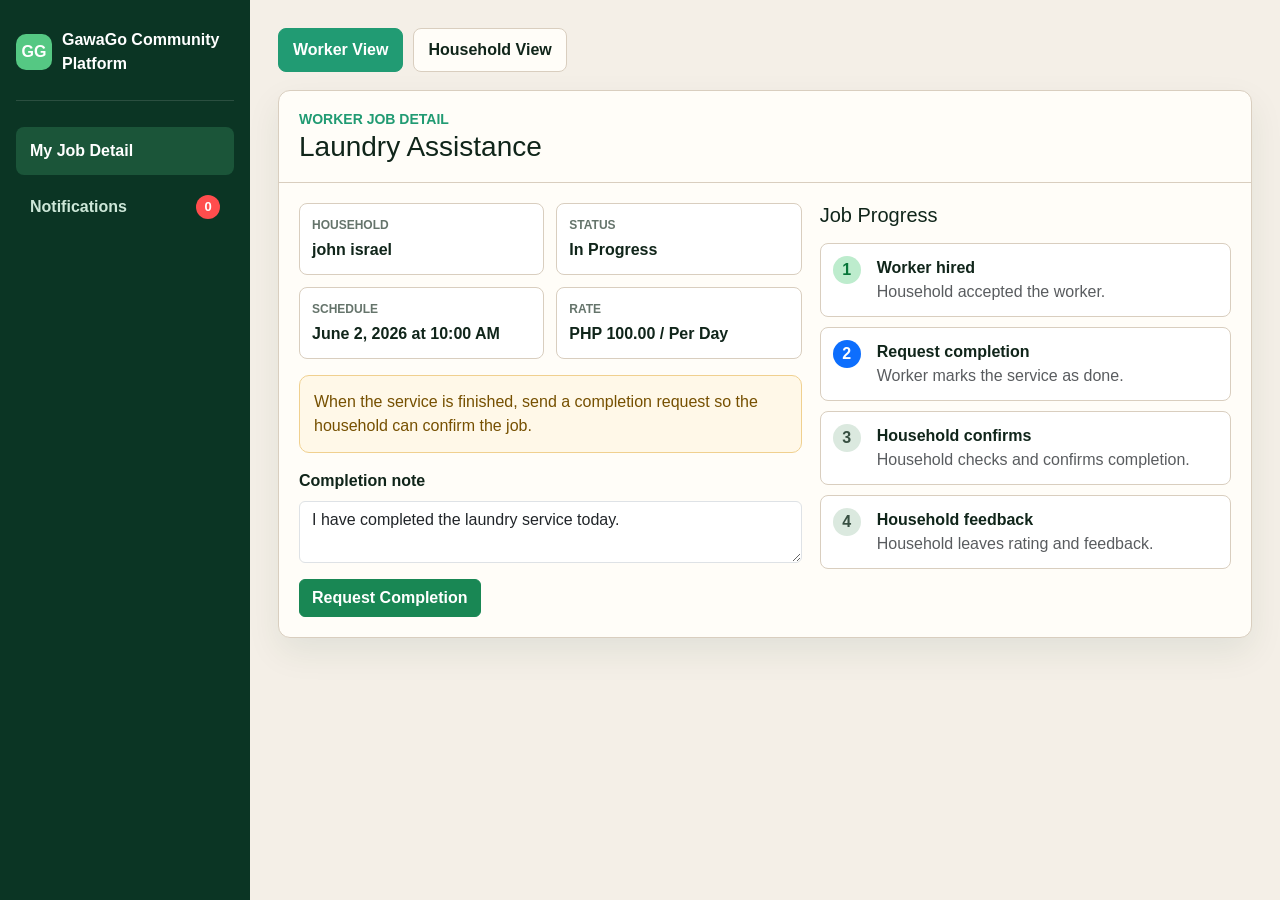
<file: example.html>
<!doctype html>
<html lang="en">
  <head>
    <meta charset="utf-8">
    <meta name="viewport" content="width=device-width, initial-scale=1">
    <title>GawaGo Worker Completion Demo</title>
    <link href="https://cdn.jsdelivr.net/npm/bootstrap@5.3.3/dist/css/bootstrap.min.css" rel="stylesheet">
    <style>
      :root {
        --gw-dark: #0b3524;
        --gw-green: #4caf74;
        --gw-soft: #f4efe7;
        --gw-border: #d9cebf;
        --gw-text: #10251a;
        --gw-muted: #65746b;
      }

      body {
        margin: 0;
        background: var(--gw-soft);
        color: var(--gw-text);
        font-family: Arial, Helvetica, sans-serif;
      }

      .demo-shell {
        min-height: 100vh;
        display: grid;
        grid-template-columns: 250px 1fr;
      }

      .sidebar {
        background: var(--gw-dark);
        color: #fff;
        padding: 28px 16px;
      }

      .brand {
        display: flex;
        align-items: center;
        gap: 10px;
        padding-bottom: 24px;
        border-bottom: 1px solid rgba(255, 255, 255, .13);
        margin-bottom: 26px;
      }

      .brand-mark {
        width: 36px;
        height: 36px;
        display: grid;
        place-items: center;
        border-radius: 10px;
        background: #55c883;
        font-weight: 900;
      }

      .nav-button {
        width: 100%;
        border: 0;
        border-radius: 8px;
        background: transparent;
        color: #cde7d8;
        padding: 12px 14px;
        margin-bottom: 8px;
        text-align: left;
        font-weight: 800;
      }

      .nav-button.active,
      .nav-button:hover {
        background: rgba(85, 200, 131, .22);
        color: #fff;
      }

      .badge-count {
        min-width: 24px;
        height: 24px;
        display: inline-grid;
        place-items: center;
        border-radius: 999px;
        background: #ff4d4d;
        color: #fff;
        font-size: 13px;
      }

      main {
        padding: 28px;
      }

      .panel {
        border: 1px solid var(--gw-border);
        border-radius: 12px;
        background: #fffdf8;
        box-shadow: 0 14px 34px rgba(18, 58, 40, .08);
      }

      .panel-header {
        padding: 18px 20px;
        border-bottom: 1px solid var(--gw-border);
      }

      .panel-header small {
        display: block;
        color: #219b73;
        font-weight: 900;
        text-transform: uppercase;
      }

      .panel-body {
        padding: 20px;
      }

      .job-grid {
        display: grid;
        grid-template-columns: 1.1fr .9fr;
        gap: 18px;
      }

      .detail-grid {
        display: grid;
        grid-template-columns: repeat(2, minmax(0, 1fr));
        gap: 12px;
      }

      .detail-box {
        border: 1px solid var(--gw-border);
        border-radius: 8px;
        background: #fff;
        padding: 12px;
      }

      .detail-box span {
        display: block;
        color: var(--gw-muted);
        font-size: 12px;
        font-weight: 800;
        text-transform: uppercase;
      }

      .detail-box strong {
        display: block;
        margin-top: 4px;
        overflow-wrap: anywhere;
      }

      .timeline {
        display: grid;
        gap: 10px;
      }

      .timeline-step {
        display: grid;
        grid-template-columns: 34px 1fr;
        gap: 10px;
        align-items: start;
        border: 1px solid var(--gw-border);
        border-radius: 8px;
        background: #fff;
        padding: 12px;
      }

      .step-dot {
        width: 28px;
        height: 28px;
        display: grid;
        place-items: center;
        border-radius: 999px;
        background: #dbe9df;
        color: #385042;
        font-weight: 900;
      }

      .timeline-step.done .step-dot {
        background: #bdeccd;
        color: #08763a;
      }

      .timeline-step.active .step-dot {
        background: #0d6efd;
        color: #fff;
      }

      .notice {
        border: 1px solid #f0d08f;
        border-radius: 10px;
        background: #fff8e8;
        padding: 14px;
        color: #765000;
      }

      .notice.success {
        border-color: #9ed8b5;
        background: #eaf8ee;
        color: #123d29;
      }

      .completion-note {
        min-height: 96px;
        resize: vertical;
      }

      .screen-tabs {
        display: flex;
        flex-wrap: wrap;
        gap: 10px;
        margin-bottom: 18px;
      }

      .screen-tabs button {
        border: 1px solid var(--gw-border);
        border-radius: 8px;
        background: #fffdf8;
        color: var(--gw-text);
        padding: 9px 14px;
        font-weight: 800;
      }

      .screen-tabs button.active {
        border-color: #219b73;
        background: #219b73;
        color: #fff;
      }

      .notification-card {
        border: 1px solid var(--gw-border);
        border-radius: 10px;
        background: #fff;
        padding: 14px;
      }

      .notification-card.unread {
        border-color: #9ed8b5;
        background: #f1fbf3;
      }

      .hidden {
        display: none !important;
      }

      @media (max-width: 900px) {
        .demo-shell,
        .job-grid {
          grid-template-columns: 1fr;
        }

        main {
          padding: 18px;
        }

        .detail-grid {
          grid-template-columns: 1fr;
        }
      }
    </style>
  </head>
  <body>
    <div class="demo-shell">
      <aside class="sidebar">
        <div class="brand">
          <div class="brand-mark">GG</div>
          <div>
            <strong>GawaGo Community</strong><br>
            <strong>Platform</strong>
          </div>
        </div>

        <button class="nav-button active" type="button">My Job Detail</button>
        <button class="nav-button d-flex justify-content-between align-items-center" type="button">
          <span>Notifications</span>
          <span class="badge-count" id="householdBadge">0</span>
        </button>
      </aside>

      <main>
        <div class="screen-tabs">
          <button class="active" id="workerTab" type="button">Worker View</button>
          <button id="householdTab" type="button">Household View</button>
        </div>

        <section class="panel" id="workerView">
          <div class="panel-header">
            <small>Worker Job Detail</small>
            <h1 class="h3 mb-0">Laundry Assistance</h1>
          </div>
          <div class="panel-body">
            <div class="job-grid">
              <div>
                <div class="detail-grid mb-3">
                  <div class="detail-box">
                    <span>Household</span>
                    <strong>john israel</strong>
                  </div>
                  <div class="detail-box">
                    <span>Status</span>
                    <strong id="workerStatus">In Progress</strong>
                  </div>
                  <div class="detail-box">
                    <span>Schedule</span>
                    <strong>June 2, 2026 at 10:00 AM</strong>
                  </div>
                  <div class="detail-box">
                    <span>Rate</span>
                    <strong>PHP 100.00 / Per Day</strong>
                  </div>
                </div>

                <div class="notice mb-3" id="workerNotice">
                  When the service is finished, send a completion request so the household can confirm the job.
                </div>

                <label class="form-label fw-bold" for="completionNote">Completion note</label>
                <textarea class="form-control completion-note mb-3" id="completionNote">I have completed the laundry service today.</textarea>

                <button class="btn btn-success fw-bold" id="requestCompletionButton" type="button">
                  Request Completion
                </button>
              </div>

              <div>
                <h2 class="h5 mb-3">Job Progress</h2>
                <div class="timeline">
                  <div class="timeline-step done">
                    <div class="step-dot">1</div>
                    <div>
                      <strong>Worker hired</strong>
                      <p class="mb-0 text-muted">Household accepted the worker.</p>
                    </div>
                  </div>
                  <div class="timeline-step active" id="requestStep">
                    <div class="step-dot">2</div>
                    <div>
                      <strong>Request completion</strong>
                      <p class="mb-0 text-muted">Worker marks the service as done.</p>
                    </div>
                  </div>
                  <div class="timeline-step" id="confirmStep">
                    <div class="step-dot">3</div>
                    <div>
                      <strong>Household confirms</strong>
                      <p class="mb-0 text-muted">Household checks and confirms completion.</p>
                    </div>
                  </div>
                  <div class="timeline-step" id="reviewStep">
                    <div class="step-dot">4</div>
                    <div>
                      <strong>Household feedback</strong>
                      <p class="mb-0 text-muted">Household leaves rating and feedback.</p>
                    </div>
                  </div>
                </div>
              </div>
            </div>
          </div>
        </section>

        <section class="panel hidden" id="householdView">
          <div class="panel-header">
            <small>Household Notification</small>
            <h1 class="h3 mb-0">Completion Confirmation</h1>
          </div>
          <div class="panel-body">
            <div class="notification-card mb-3" id="emptyNotification">
              <strong>No new completion requests</strong>
              <p class="mb-0 text-muted">The household will be notified after the worker requests completion.</p>
            </div>

            <div class="notification-card unread mb-3 hidden" id="completionNotification">
              <small class="text-success fw-bold">New notification</small>
              <h2 class="h5 mt-1">Worker requested completion</h2>
              <p>
                <strong>coedy dela cruz</strong> marked the <strong>Laundry Assistance</strong> job as done.
                Please confirm if the service was completed.
              </p>
              <div class="notice mb-3">
                Worker note: <span id="shownCompletionNote">I have completed the laundry service today.</span>
              </div>
              <button class="btn btn-success fw-bold" id="confirmCompletionButton" type="button">
                Confirm Completed
              </button>
            </div>

            <div class="notice success hidden" id="reviewReminder">
              <strong>Review reminder</strong>
              <p class="mb-0">Laundry service is completed and waiting for your feedback.</p>
            </div>
          </div>
        </section>
      </main>
    </div>

    <script>
      const workerTab = document.querySelector("#workerTab");
      const householdTab = document.querySelector("#householdTab");
      const workerView = document.querySelector("#workerView");
      const householdView = document.querySelector("#householdView");
      const requestCompletionButton = document.querySelector("#requestCompletionButton");
      const confirmCompletionButton = document.querySelector("#confirmCompletionButton");
      const completionNote = document.querySelector("#completionNote");
      const shownCompletionNote = document.querySelector("#shownCompletionNote");
      const workerNotice = document.querySelector("#workerNotice");
      const workerStatus = document.querySelector("#workerStatus");
      const householdBadge = document.querySelector("#householdBadge");
      const emptyNotification = document.querySelector("#emptyNotification");
      const completionNotification = document.querySelector("#completionNotification");
      const reviewReminder = document.querySelector("#reviewReminder");
      const requestStep = document.querySelector("#requestStep");
      const confirmStep = document.querySelector("#confirmStep");
      const reviewStep = document.querySelector("#reviewStep");

      function showScreen(screen) {
        const household = screen === "household";
        workerView.classList.toggle("hidden", household);
        householdView.classList.toggle("hidden", !household);
        workerTab.classList.toggle("active", !household);
        householdTab.classList.toggle("active", household);
      }

      workerTab.addEventListener("click", () => showScreen("worker"));
      householdTab.addEventListener("click", () => showScreen("household"));

      requestCompletionButton.addEventListener("click", () => {
        workerStatus.textContent = "Waiting for Household Confirmation";
        workerNotice.classList.add("success");
        workerNotice.textContent = "Completion request sent. The household has been notified to confirm the service.";
        shownCompletionNote.textContent = completionNote.value.trim() || "Service completed.";
        householdBadge.textContent = "1";
        emptyNotification.classList.add("hidden");
        completionNotification.classList.remove("hidden");
        requestStep.classList.remove("active");
        requestStep.classList.add("done");
        confirmStep.classList.add("active");
        showScreen("household");
      });

      confirmCompletionButton.addEventListener("click", () => {
        workerStatus.textContent = "Completed";
        householdBadge.textContent = "1";
        completionNotification.classList.add("hidden");
        reviewReminder.classList.remove("hidden");
        confirmStep.classList.remove("active");
        confirmStep.classList.add("done");
        reviewStep.classList.add("active");
      });
    </script>
  </body>
</html>
</file>
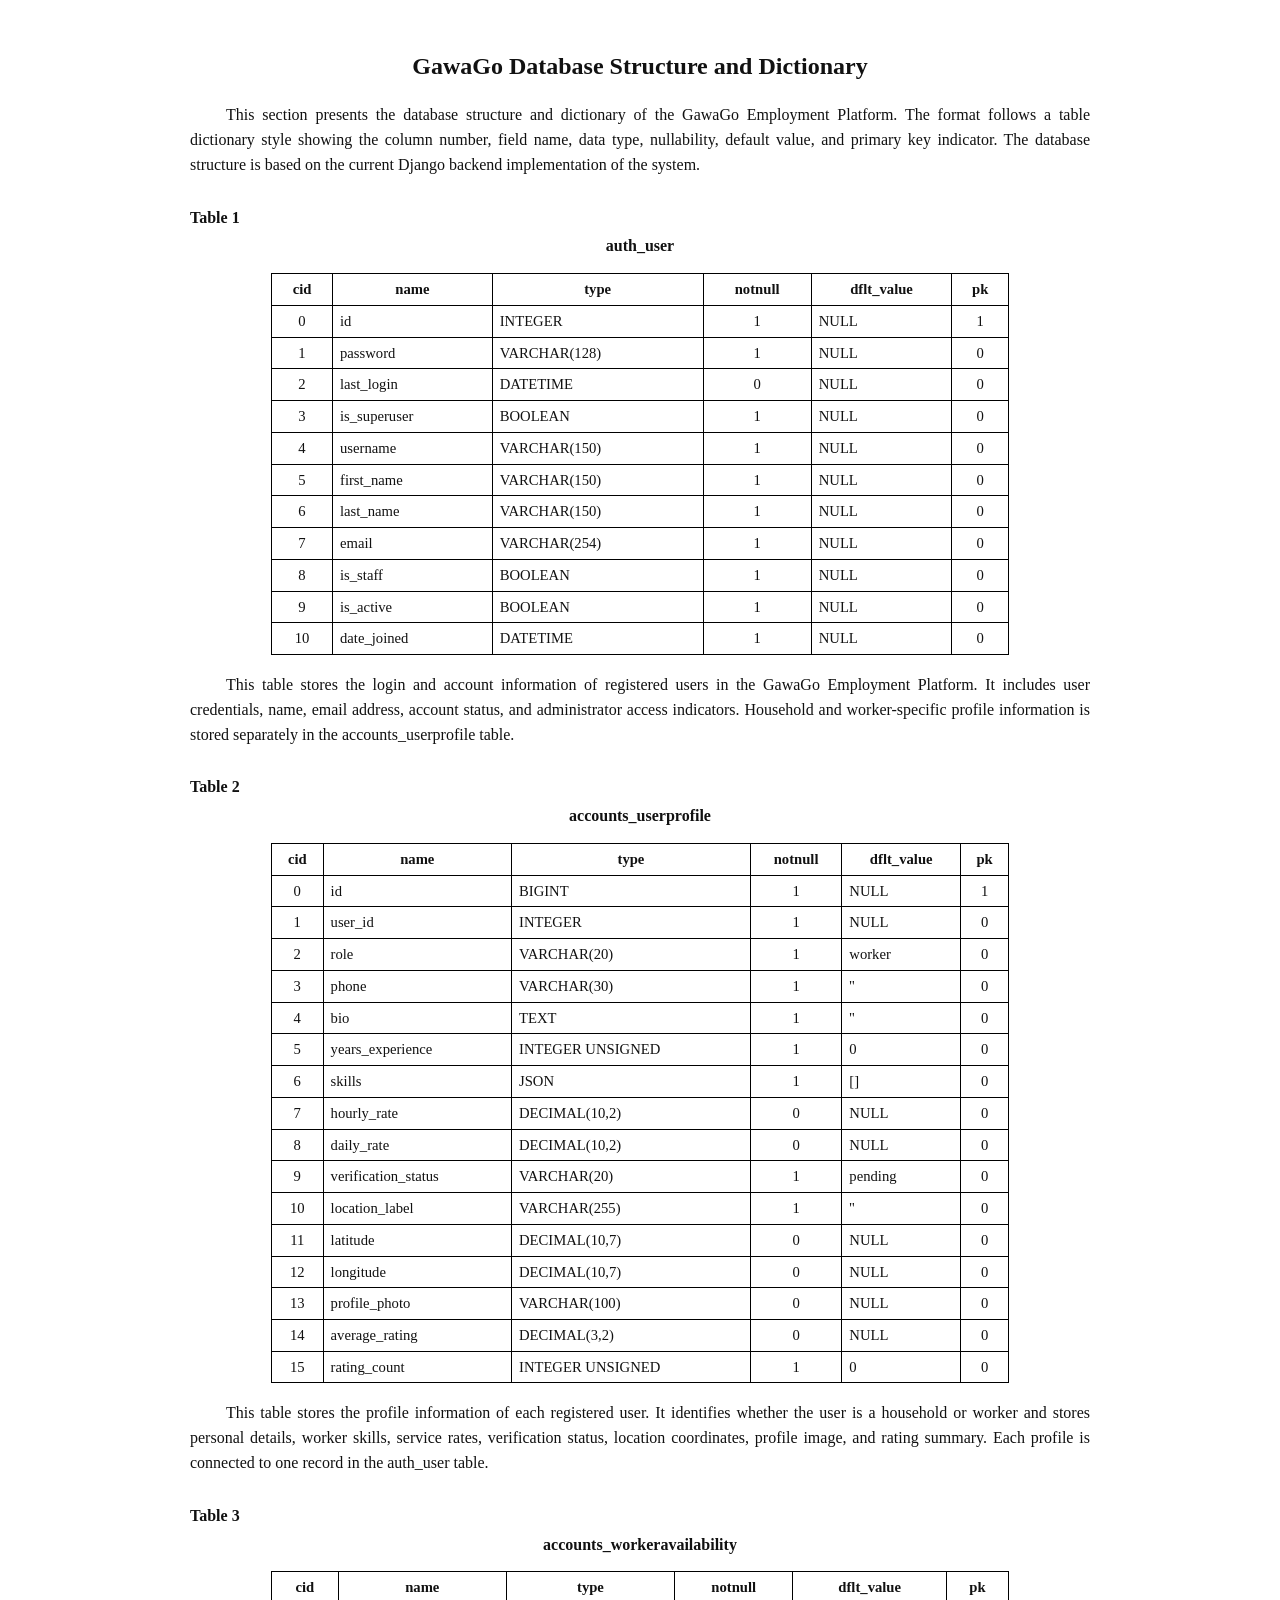
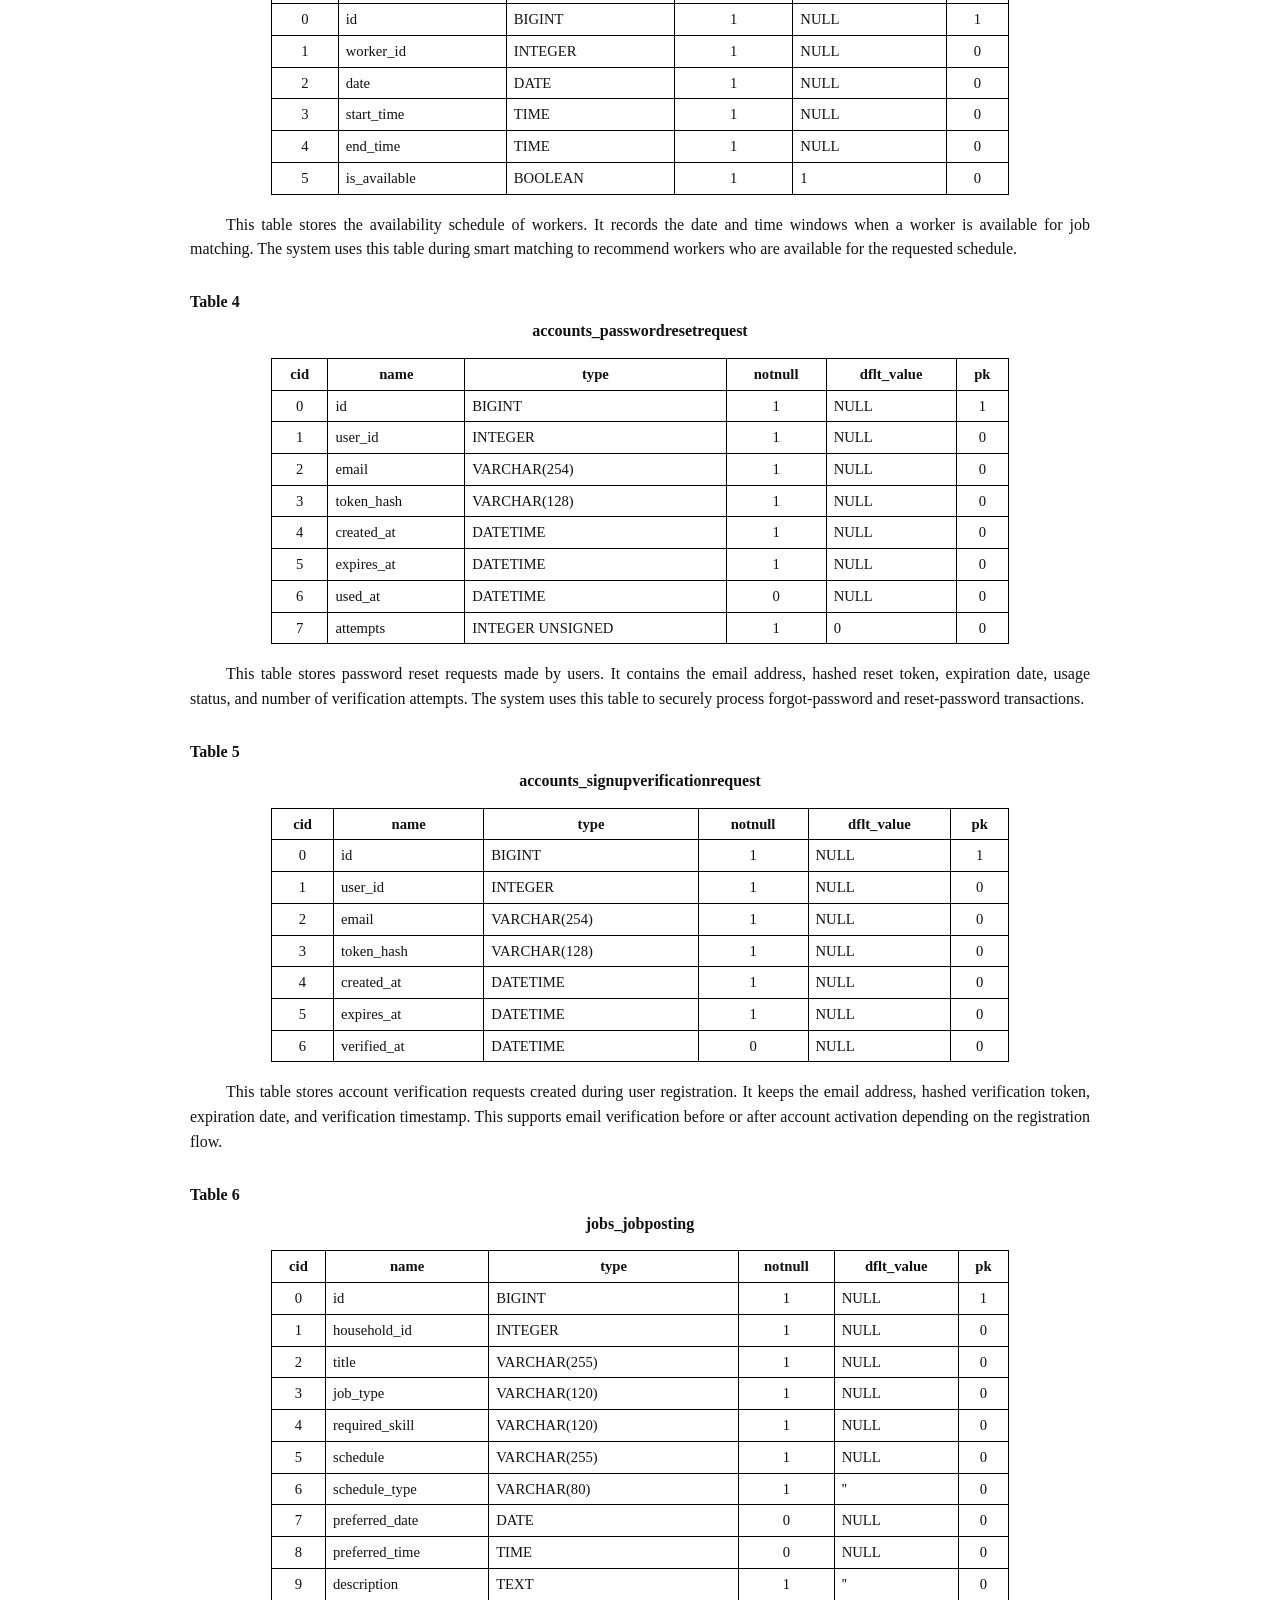
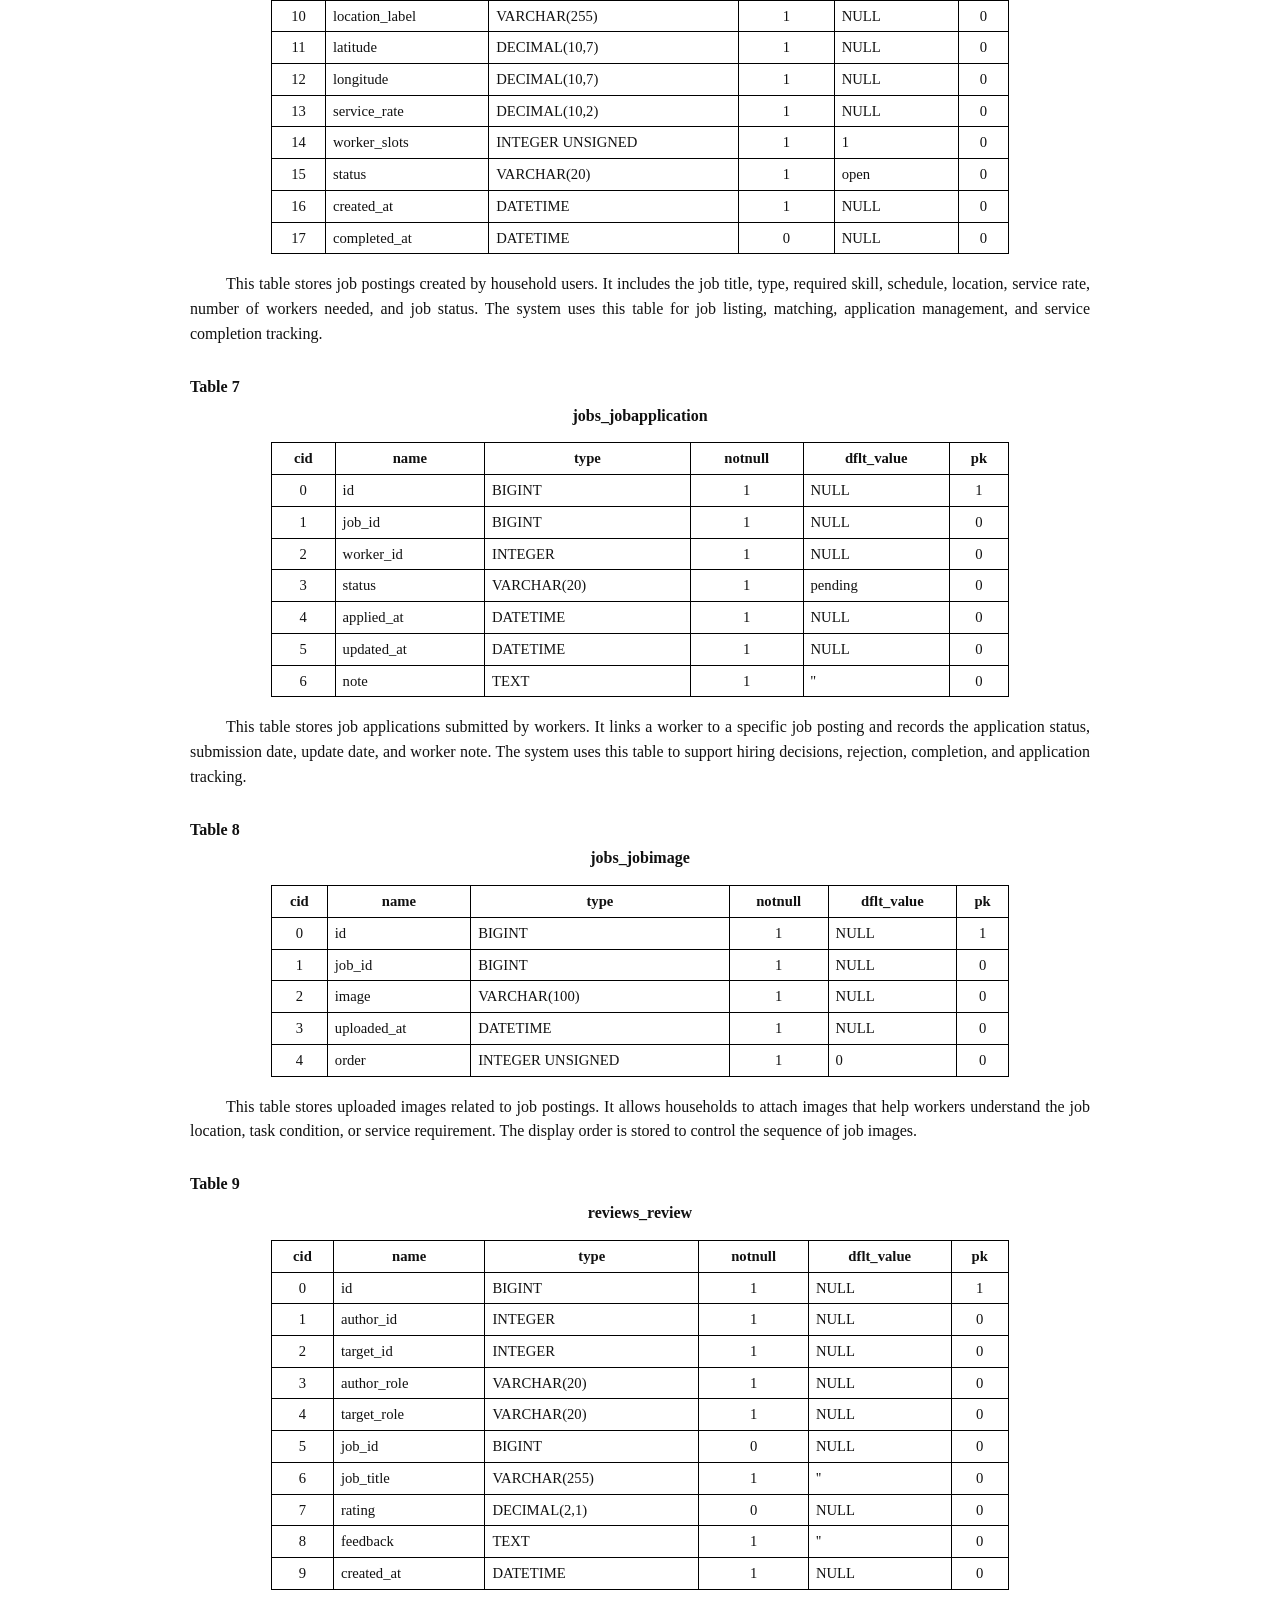
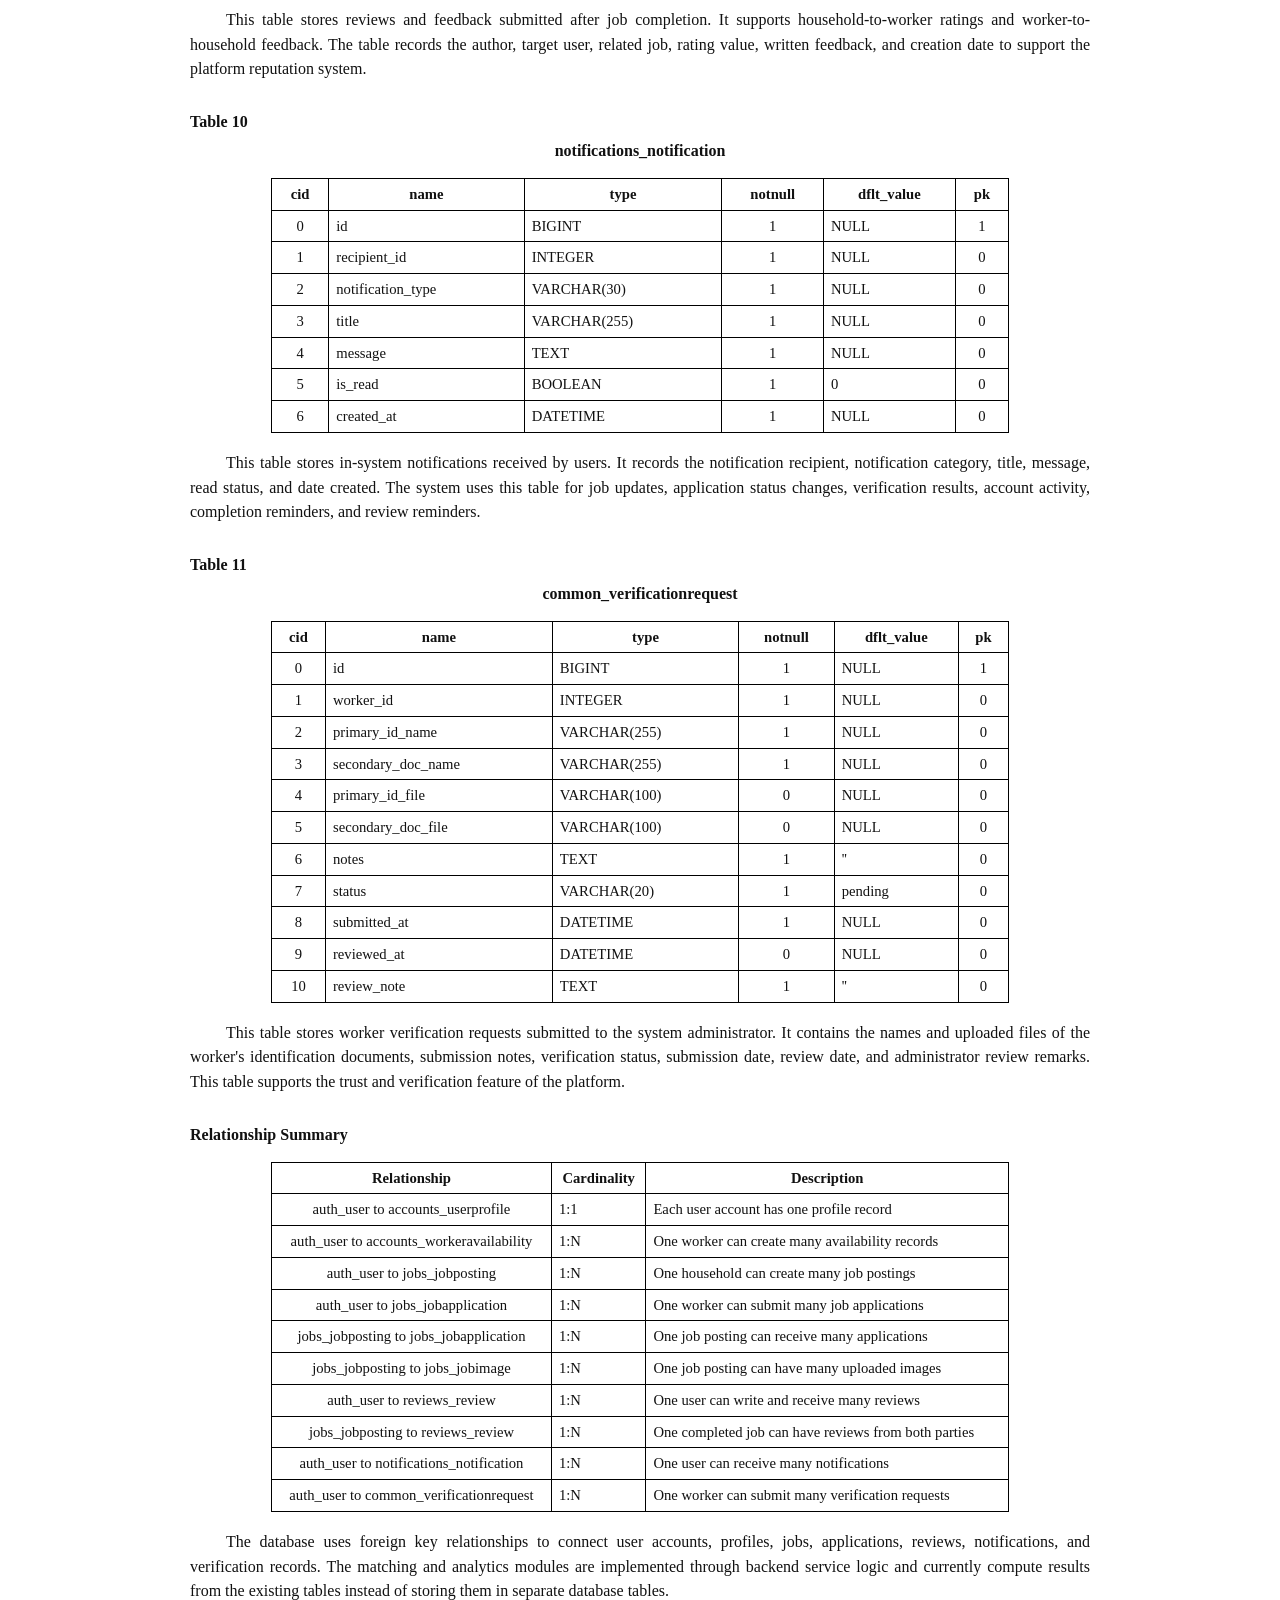
<file: docs/architecture/Figure_3_4_GawaGo_Database_Structure_and_Dictionary.html>
<!doctype html>
<html>
<head>
  <meta charset="utf-8">
  <title>GawaGo Database Structure and Dictionary</title>
  <style>
    body {
      font-family: "Times New Roman", serif;
      color: #111;
      max-width: 900px;
      margin: 48px auto;
      line-height: 1.55;
      font-size: 12pt;
    }

    h1 {
      text-align: center;
      font-size: 18pt;
      margin-bottom: 18px;
    }

    h2 {
      font-size: 12pt;
      text-align: left;
      margin: 28px 0 4px;
    }

    h3 {
      font-size: 12pt;
      text-align: center;
      margin: 0 0 12px;
    }

    p {
      text-align: justify;
      text-indent: 36px;
      margin: 12px 0 20px;
    }

    table {
      border-collapse: collapse;
      margin: 14px auto 18px;
      width: 82%;
      font-size: 11pt;
    }

    th,
    td {
      border: 1px solid #000;
      padding: 4px 7px;
      vertical-align: middle;
    }

    th {
      text-align: center;
      font-weight: bold;
    }

    td:nth-child(1),
    td:nth-child(4),
    td:nth-child(6) {
      text-align: center;
    }

    code {
      font-family: "Times New Roman", serif;
    }

    @media print {
      body {
        margin: 0.75in auto;
        max-width: none;
      }

      table {
        width: 88%;
      }
    }
  </style>
</head>
<body>
<h1>GawaGo Database Structure and Dictionary</h1>
<p>This section presents the database structure and dictionary of the GawaGo Employment Platform. The format follows a table dictionary style showing the column number, field name, data type, nullability, default value, and primary key indicator. The database structure is based on the current Django backend implementation of the system.</p>
<h2>Table 1</h2>
<h3><code>auth_user</code></h3>
<table>
  <tr><th>cid</th><th>name</th><th>type</th><th>notnull</th><th>dflt_value</th><th>pk</th></tr>
  <tr><td>0</td><td>id</td><td>INTEGER</td><td>1</td><td>NULL</td><td>1</td></tr>
  <tr><td>1</td><td>password</td><td>VARCHAR(128)</td><td>1</td><td>NULL</td><td>0</td></tr>
  <tr><td>2</td><td>last_login</td><td>DATETIME</td><td>0</td><td>NULL</td><td>0</td></tr>
  <tr><td>3</td><td>is_superuser</td><td>BOOLEAN</td><td>1</td><td>NULL</td><td>0</td></tr>
  <tr><td>4</td><td>username</td><td>VARCHAR(150)</td><td>1</td><td>NULL</td><td>0</td></tr>
  <tr><td>5</td><td>first_name</td><td>VARCHAR(150)</td><td>1</td><td>NULL</td><td>0</td></tr>
  <tr><td>6</td><td>last_name</td><td>VARCHAR(150)</td><td>1</td><td>NULL</td><td>0</td></tr>
  <tr><td>7</td><td>email</td><td>VARCHAR(254)</td><td>1</td><td>NULL</td><td>0</td></tr>
  <tr><td>8</td><td>is_staff</td><td>BOOLEAN</td><td>1</td><td>NULL</td><td>0</td></tr>
  <tr><td>9</td><td>is_active</td><td>BOOLEAN</td><td>1</td><td>NULL</td><td>0</td></tr>
  <tr><td>10</td><td>date_joined</td><td>DATETIME</td><td>1</td><td>NULL</td><td>0</td></tr>
</table>
<p>This table stores the login and account information of registered users in the GawaGo Employment Platform. It includes user credentials, name, email address, account status, and administrator access indicators. Household and worker-specific profile information is stored separately in the <code>accounts_userprofile</code> table.</p>
<h2>Table 2</h2>
<h3><code>accounts_userprofile</code></h3>
<table>
  <tr><th>cid</th><th>name</th><th>type</th><th>notnull</th><th>dflt_value</th><th>pk</th></tr>
  <tr><td>0</td><td>id</td><td>BIGINT</td><td>1</td><td>NULL</td><td>1</td></tr>
  <tr><td>1</td><td>user_id</td><td>INTEGER</td><td>1</td><td>NULL</td><td>0</td></tr>
  <tr><td>2</td><td>role</td><td>VARCHAR(20)</td><td>1</td><td>worker</td><td>0</td></tr>
  <tr><td>3</td><td>phone</td><td>VARCHAR(30)</td><td>1</td><td>''</td><td>0</td></tr>
  <tr><td>4</td><td>bio</td><td>TEXT</td><td>1</td><td>''</td><td>0</td></tr>
  <tr><td>5</td><td>years_experience</td><td>INTEGER UNSIGNED</td><td>1</td><td>0</td><td>0</td></tr>
  <tr><td>6</td><td>skills</td><td>JSON</td><td>1</td><td>[]</td><td>0</td></tr>
  <tr><td>7</td><td>hourly_rate</td><td>DECIMAL(10,2)</td><td>0</td><td>NULL</td><td>0</td></tr>
  <tr><td>8</td><td>daily_rate</td><td>DECIMAL(10,2)</td><td>0</td><td>NULL</td><td>0</td></tr>
  <tr><td>9</td><td>verification_status</td><td>VARCHAR(20)</td><td>1</td><td>pending</td><td>0</td></tr>
  <tr><td>10</td><td>location_label</td><td>VARCHAR(255)</td><td>1</td><td>''</td><td>0</td></tr>
  <tr><td>11</td><td>latitude</td><td>DECIMAL(10,7)</td><td>0</td><td>NULL</td><td>0</td></tr>
  <tr><td>12</td><td>longitude</td><td>DECIMAL(10,7)</td><td>0</td><td>NULL</td><td>0</td></tr>
  <tr><td>13</td><td>profile_photo</td><td>VARCHAR(100)</td><td>0</td><td>NULL</td><td>0</td></tr>
  <tr><td>14</td><td>average_rating</td><td>DECIMAL(3,2)</td><td>0</td><td>NULL</td><td>0</td></tr>
  <tr><td>15</td><td>rating_count</td><td>INTEGER UNSIGNED</td><td>1</td><td>0</td><td>0</td></tr>
</table>
<p>This table stores the profile information of each registered user. It identifies whether the user is a household or worker and stores personal details, worker skills, service rates, verification status, location coordinates, profile image, and rating summary. Each profile is connected to one record in the <code>auth_user</code> table.</p>
<h2>Table 3</h2>
<h3><code>accounts_workeravailability</code></h3>
<table>
  <tr><th>cid</th><th>name</th><th>type</th><th>notnull</th><th>dflt_value</th><th>pk</th></tr>
  <tr><td>0</td><td>id</td><td>BIGINT</td><td>1</td><td>NULL</td><td>1</td></tr>
  <tr><td>1</td><td>worker_id</td><td>INTEGER</td><td>1</td><td>NULL</td><td>0</td></tr>
  <tr><td>2</td><td>date</td><td>DATE</td><td>1</td><td>NULL</td><td>0</td></tr>
  <tr><td>3</td><td>start_time</td><td>TIME</td><td>1</td><td>NULL</td><td>0</td></tr>
  <tr><td>4</td><td>end_time</td><td>TIME</td><td>1</td><td>NULL</td><td>0</td></tr>
  <tr><td>5</td><td>is_available</td><td>BOOLEAN</td><td>1</td><td>1</td><td>0</td></tr>
</table>
<p>This table stores the availability schedule of workers. It records the date and time windows when a worker is available for job matching. The system uses this table during smart matching to recommend workers who are available for the requested schedule.</p>
<h2>Table 4</h2>
<h3><code>accounts_passwordresetrequest</code></h3>
<table>
  <tr><th>cid</th><th>name</th><th>type</th><th>notnull</th><th>dflt_value</th><th>pk</th></tr>
  <tr><td>0</td><td>id</td><td>BIGINT</td><td>1</td><td>NULL</td><td>1</td></tr>
  <tr><td>1</td><td>user_id</td><td>INTEGER</td><td>1</td><td>NULL</td><td>0</td></tr>
  <tr><td>2</td><td>email</td><td>VARCHAR(254)</td><td>1</td><td>NULL</td><td>0</td></tr>
  <tr><td>3</td><td>token_hash</td><td>VARCHAR(128)</td><td>1</td><td>NULL</td><td>0</td></tr>
  <tr><td>4</td><td>created_at</td><td>DATETIME</td><td>1</td><td>NULL</td><td>0</td></tr>
  <tr><td>5</td><td>expires_at</td><td>DATETIME</td><td>1</td><td>NULL</td><td>0</td></tr>
  <tr><td>6</td><td>used_at</td><td>DATETIME</td><td>0</td><td>NULL</td><td>0</td></tr>
  <tr><td>7</td><td>attempts</td><td>INTEGER UNSIGNED</td><td>1</td><td>0</td><td>0</td></tr>
</table>
<p>This table stores password reset requests made by users. It contains the email address, hashed reset token, expiration date, usage status, and number of verification attempts. The system uses this table to securely process forgot-password and reset-password transactions.</p>
<h2>Table 5</h2>
<h3><code>accounts_signupverificationrequest</code></h3>
<table>
  <tr><th>cid</th><th>name</th><th>type</th><th>notnull</th><th>dflt_value</th><th>pk</th></tr>
  <tr><td>0</td><td>id</td><td>BIGINT</td><td>1</td><td>NULL</td><td>1</td></tr>
  <tr><td>1</td><td>user_id</td><td>INTEGER</td><td>1</td><td>NULL</td><td>0</td></tr>
  <tr><td>2</td><td>email</td><td>VARCHAR(254)</td><td>1</td><td>NULL</td><td>0</td></tr>
  <tr><td>3</td><td>token_hash</td><td>VARCHAR(128)</td><td>1</td><td>NULL</td><td>0</td></tr>
  <tr><td>4</td><td>created_at</td><td>DATETIME</td><td>1</td><td>NULL</td><td>0</td></tr>
  <tr><td>5</td><td>expires_at</td><td>DATETIME</td><td>1</td><td>NULL</td><td>0</td></tr>
  <tr><td>6</td><td>verified_at</td><td>DATETIME</td><td>0</td><td>NULL</td><td>0</td></tr>
</table>
<p>This table stores account verification requests created during user registration. It keeps the email address, hashed verification token, expiration date, and verification timestamp. This supports email verification before or after account activation depending on the registration flow.</p>
<h2>Table 6</h2>
<h3><code>jobs_jobposting</code></h3>
<table>
  <tr><th>cid</th><th>name</th><th>type</th><th>notnull</th><th>dflt_value</th><th>pk</th></tr>
  <tr><td>0</td><td>id</td><td>BIGINT</td><td>1</td><td>NULL</td><td>1</td></tr>
  <tr><td>1</td><td>household_id</td><td>INTEGER</td><td>1</td><td>NULL</td><td>0</td></tr>
  <tr><td>2</td><td>title</td><td>VARCHAR(255)</td><td>1</td><td>NULL</td><td>0</td></tr>
  <tr><td>3</td><td>job_type</td><td>VARCHAR(120)</td><td>1</td><td>NULL</td><td>0</td></tr>
  <tr><td>4</td><td>required_skill</td><td>VARCHAR(120)</td><td>1</td><td>NULL</td><td>0</td></tr>
  <tr><td>5</td><td>schedule</td><td>VARCHAR(255)</td><td>1</td><td>NULL</td><td>0</td></tr>
  <tr><td>6</td><td>schedule_type</td><td>VARCHAR(80)</td><td>1</td><td>''</td><td>0</td></tr>
  <tr><td>7</td><td>preferred_date</td><td>DATE</td><td>0</td><td>NULL</td><td>0</td></tr>
  <tr><td>8</td><td>preferred_time</td><td>TIME</td><td>0</td><td>NULL</td><td>0</td></tr>
  <tr><td>9</td><td>description</td><td>TEXT</td><td>1</td><td>''</td><td>0</td></tr>
  <tr><td>10</td><td>location_label</td><td>VARCHAR(255)</td><td>1</td><td>NULL</td><td>0</td></tr>
  <tr><td>11</td><td>latitude</td><td>DECIMAL(10,7)</td><td>1</td><td>NULL</td><td>0</td></tr>
  <tr><td>12</td><td>longitude</td><td>DECIMAL(10,7)</td><td>1</td><td>NULL</td><td>0</td></tr>
  <tr><td>13</td><td>service_rate</td><td>DECIMAL(10,2)</td><td>1</td><td>NULL</td><td>0</td></tr>
  <tr><td>14</td><td>worker_slots</td><td>INTEGER UNSIGNED</td><td>1</td><td>1</td><td>0</td></tr>
  <tr><td>15</td><td>status</td><td>VARCHAR(20)</td><td>1</td><td>open</td><td>0</td></tr>
  <tr><td>16</td><td>created_at</td><td>DATETIME</td><td>1</td><td>NULL</td><td>0</td></tr>
  <tr><td>17</td><td>completed_at</td><td>DATETIME</td><td>0</td><td>NULL</td><td>0</td></tr>
</table>
<p>This table stores job postings created by household users. It includes the job title, type, required skill, schedule, location, service rate, number of workers needed, and job status. The system uses this table for job listing, matching, application management, and service completion tracking.</p>
<h2>Table 7</h2>
<h3><code>jobs_jobapplication</code></h3>
<table>
  <tr><th>cid</th><th>name</th><th>type</th><th>notnull</th><th>dflt_value</th><th>pk</th></tr>
  <tr><td>0</td><td>id</td><td>BIGINT</td><td>1</td><td>NULL</td><td>1</td></tr>
  <tr><td>1</td><td>job_id</td><td>BIGINT</td><td>1</td><td>NULL</td><td>0</td></tr>
  <tr><td>2</td><td>worker_id</td><td>INTEGER</td><td>1</td><td>NULL</td><td>0</td></tr>
  <tr><td>3</td><td>status</td><td>VARCHAR(20)</td><td>1</td><td>pending</td><td>0</td></tr>
  <tr><td>4</td><td>applied_at</td><td>DATETIME</td><td>1</td><td>NULL</td><td>0</td></tr>
  <tr><td>5</td><td>updated_at</td><td>DATETIME</td><td>1</td><td>NULL</td><td>0</td></tr>
  <tr><td>6</td><td>note</td><td>TEXT</td><td>1</td><td>''</td><td>0</td></tr>
</table>
<p>This table stores job applications submitted by workers. It links a worker to a specific job posting and records the application status, submission date, update date, and worker note. The system uses this table to support hiring decisions, rejection, completion, and application tracking.</p>
<h2>Table 8</h2>
<h3><code>jobs_jobimage</code></h3>
<table>
  <tr><th>cid</th><th>name</th><th>type</th><th>notnull</th><th>dflt_value</th><th>pk</th></tr>
  <tr><td>0</td><td>id</td><td>BIGINT</td><td>1</td><td>NULL</td><td>1</td></tr>
  <tr><td>1</td><td>job_id</td><td>BIGINT</td><td>1</td><td>NULL</td><td>0</td></tr>
  <tr><td>2</td><td>image</td><td>VARCHAR(100)</td><td>1</td><td>NULL</td><td>0</td></tr>
  <tr><td>3</td><td>uploaded_at</td><td>DATETIME</td><td>1</td><td>NULL</td><td>0</td></tr>
  <tr><td>4</td><td>order</td><td>INTEGER UNSIGNED</td><td>1</td><td>0</td><td>0</td></tr>
</table>
<p>This table stores uploaded images related to job postings. It allows households to attach images that help workers understand the job location, task condition, or service requirement. The display order is stored to control the sequence of job images.</p>
<h2>Table 9</h2>
<h3><code>reviews_review</code></h3>
<table>
  <tr><th>cid</th><th>name</th><th>type</th><th>notnull</th><th>dflt_value</th><th>pk</th></tr>
  <tr><td>0</td><td>id</td><td>BIGINT</td><td>1</td><td>NULL</td><td>1</td></tr>
  <tr><td>1</td><td>author_id</td><td>INTEGER</td><td>1</td><td>NULL</td><td>0</td></tr>
  <tr><td>2</td><td>target_id</td><td>INTEGER</td><td>1</td><td>NULL</td><td>0</td></tr>
  <tr><td>3</td><td>author_role</td><td>VARCHAR(20)</td><td>1</td><td>NULL</td><td>0</td></tr>
  <tr><td>4</td><td>target_role</td><td>VARCHAR(20)</td><td>1</td><td>NULL</td><td>0</td></tr>
  <tr><td>5</td><td>job_id</td><td>BIGINT</td><td>0</td><td>NULL</td><td>0</td></tr>
  <tr><td>6</td><td>job_title</td><td>VARCHAR(255)</td><td>1</td><td>''</td><td>0</td></tr>
  <tr><td>7</td><td>rating</td><td>DECIMAL(2,1)</td><td>0</td><td>NULL</td><td>0</td></tr>
  <tr><td>8</td><td>feedback</td><td>TEXT</td><td>1</td><td>''</td><td>0</td></tr>
  <tr><td>9</td><td>created_at</td><td>DATETIME</td><td>1</td><td>NULL</td><td>0</td></tr>
</table>
<p>This table stores reviews and feedback submitted after job completion. It supports household-to-worker ratings and worker-to-household feedback. The table records the author, target user, related job, rating value, written feedback, and creation date to support the platform reputation system.</p>
<h2>Table 10</h2>
<h3><code>notifications_notification</code></h3>
<table>
  <tr><th>cid</th><th>name</th><th>type</th><th>notnull</th><th>dflt_value</th><th>pk</th></tr>
  <tr><td>0</td><td>id</td><td>BIGINT</td><td>1</td><td>NULL</td><td>1</td></tr>
  <tr><td>1</td><td>recipient_id</td><td>INTEGER</td><td>1</td><td>NULL</td><td>0</td></tr>
  <tr><td>2</td><td>notification_type</td><td>VARCHAR(30)</td><td>1</td><td>NULL</td><td>0</td></tr>
  <tr><td>3</td><td>title</td><td>VARCHAR(255)</td><td>1</td><td>NULL</td><td>0</td></tr>
  <tr><td>4</td><td>message</td><td>TEXT</td><td>1</td><td>NULL</td><td>0</td></tr>
  <tr><td>5</td><td>is_read</td><td>BOOLEAN</td><td>1</td><td>0</td><td>0</td></tr>
  <tr><td>6</td><td>created_at</td><td>DATETIME</td><td>1</td><td>NULL</td><td>0</td></tr>
</table>
<p>This table stores in-system notifications received by users. It records the notification recipient, notification category, title, message, read status, and date created. The system uses this table for job updates, application status changes, verification results, account activity, completion reminders, and review reminders.</p>
<h2>Table 11</h2>
<h3><code>common_verificationrequest</code></h3>
<table>
  <tr><th>cid</th><th>name</th><th>type</th><th>notnull</th><th>dflt_value</th><th>pk</th></tr>
  <tr><td>0</td><td>id</td><td>BIGINT</td><td>1</td><td>NULL</td><td>1</td></tr>
  <tr><td>1</td><td>worker_id</td><td>INTEGER</td><td>1</td><td>NULL</td><td>0</td></tr>
  <tr><td>2</td><td>primary_id_name</td><td>VARCHAR(255)</td><td>1</td><td>NULL</td><td>0</td></tr>
  <tr><td>3</td><td>secondary_doc_name</td><td>VARCHAR(255)</td><td>1</td><td>NULL</td><td>0</td></tr>
  <tr><td>4</td><td>primary_id_file</td><td>VARCHAR(100)</td><td>0</td><td>NULL</td><td>0</td></tr>
  <tr><td>5</td><td>secondary_doc_file</td><td>VARCHAR(100)</td><td>0</td><td>NULL</td><td>0</td></tr>
  <tr><td>6</td><td>notes</td><td>TEXT</td><td>1</td><td>''</td><td>0</td></tr>
  <tr><td>7</td><td>status</td><td>VARCHAR(20)</td><td>1</td><td>pending</td><td>0</td></tr>
  <tr><td>8</td><td>submitted_at</td><td>DATETIME</td><td>1</td><td>NULL</td><td>0</td></tr>
  <tr><td>9</td><td>reviewed_at</td><td>DATETIME</td><td>0</td><td>NULL</td><td>0</td></tr>
  <tr><td>10</td><td>review_note</td><td>TEXT</td><td>1</td><td>''</td><td>0</td></tr>
</table>
<p>This table stores worker verification requests submitted to the system administrator. It contains the names and uploaded files of the worker's identification documents, submission notes, verification status, submission date, review date, and administrator review remarks. This table supports the trust and verification feature of the platform.</p>
<h2>Relationship Summary</h2>
<table>
  <tr><th>Relationship</th><th>Cardinality</th><th>Description</th></tr>
  <tr><td><code>auth_user</code> to <code>accounts_userprofile</code></td><td>1:1</td><td>Each user account has one profile record</td></tr>
  <tr><td><code>auth_user</code> to <code>accounts_workeravailability</code></td><td>1:N</td><td>One worker can create many availability records</td></tr>
  <tr><td><code>auth_user</code> to <code>jobs_jobposting</code></td><td>1:N</td><td>One household can create many job postings</td></tr>
  <tr><td><code>auth_user</code> to <code>jobs_jobapplication</code></td><td>1:N</td><td>One worker can submit many job applications</td></tr>
  <tr><td><code>jobs_jobposting</code> to <code>jobs_jobapplication</code></td><td>1:N</td><td>One job posting can receive many applications</td></tr>
  <tr><td><code>jobs_jobposting</code> to <code>jobs_jobimage</code></td><td>1:N</td><td>One job posting can have many uploaded images</td></tr>
  <tr><td><code>auth_user</code> to <code>reviews_review</code></td><td>1:N</td><td>One user can write and receive many reviews</td></tr>
  <tr><td><code>jobs_jobposting</code> to <code>reviews_review</code></td><td>1:N</td><td>One completed job can have reviews from both parties</td></tr>
  <tr><td><code>auth_user</code> to <code>notifications_notification</code></td><td>1:N</td><td>One user can receive many notifications</td></tr>
  <tr><td><code>auth_user</code> to <code>common_verificationrequest</code></td><td>1:N</td><td>One worker can submit many verification requests</td></tr>
</table>
<p>The database uses foreign key relationships to connect user accounts, profiles, jobs, applications, reviews, notifications, and verification records. The matching and analytics modules are implemented through backend service logic and currently compute results from the existing tables instead of storing them in separate database tables.</p>
</body>
</html>
</file>
